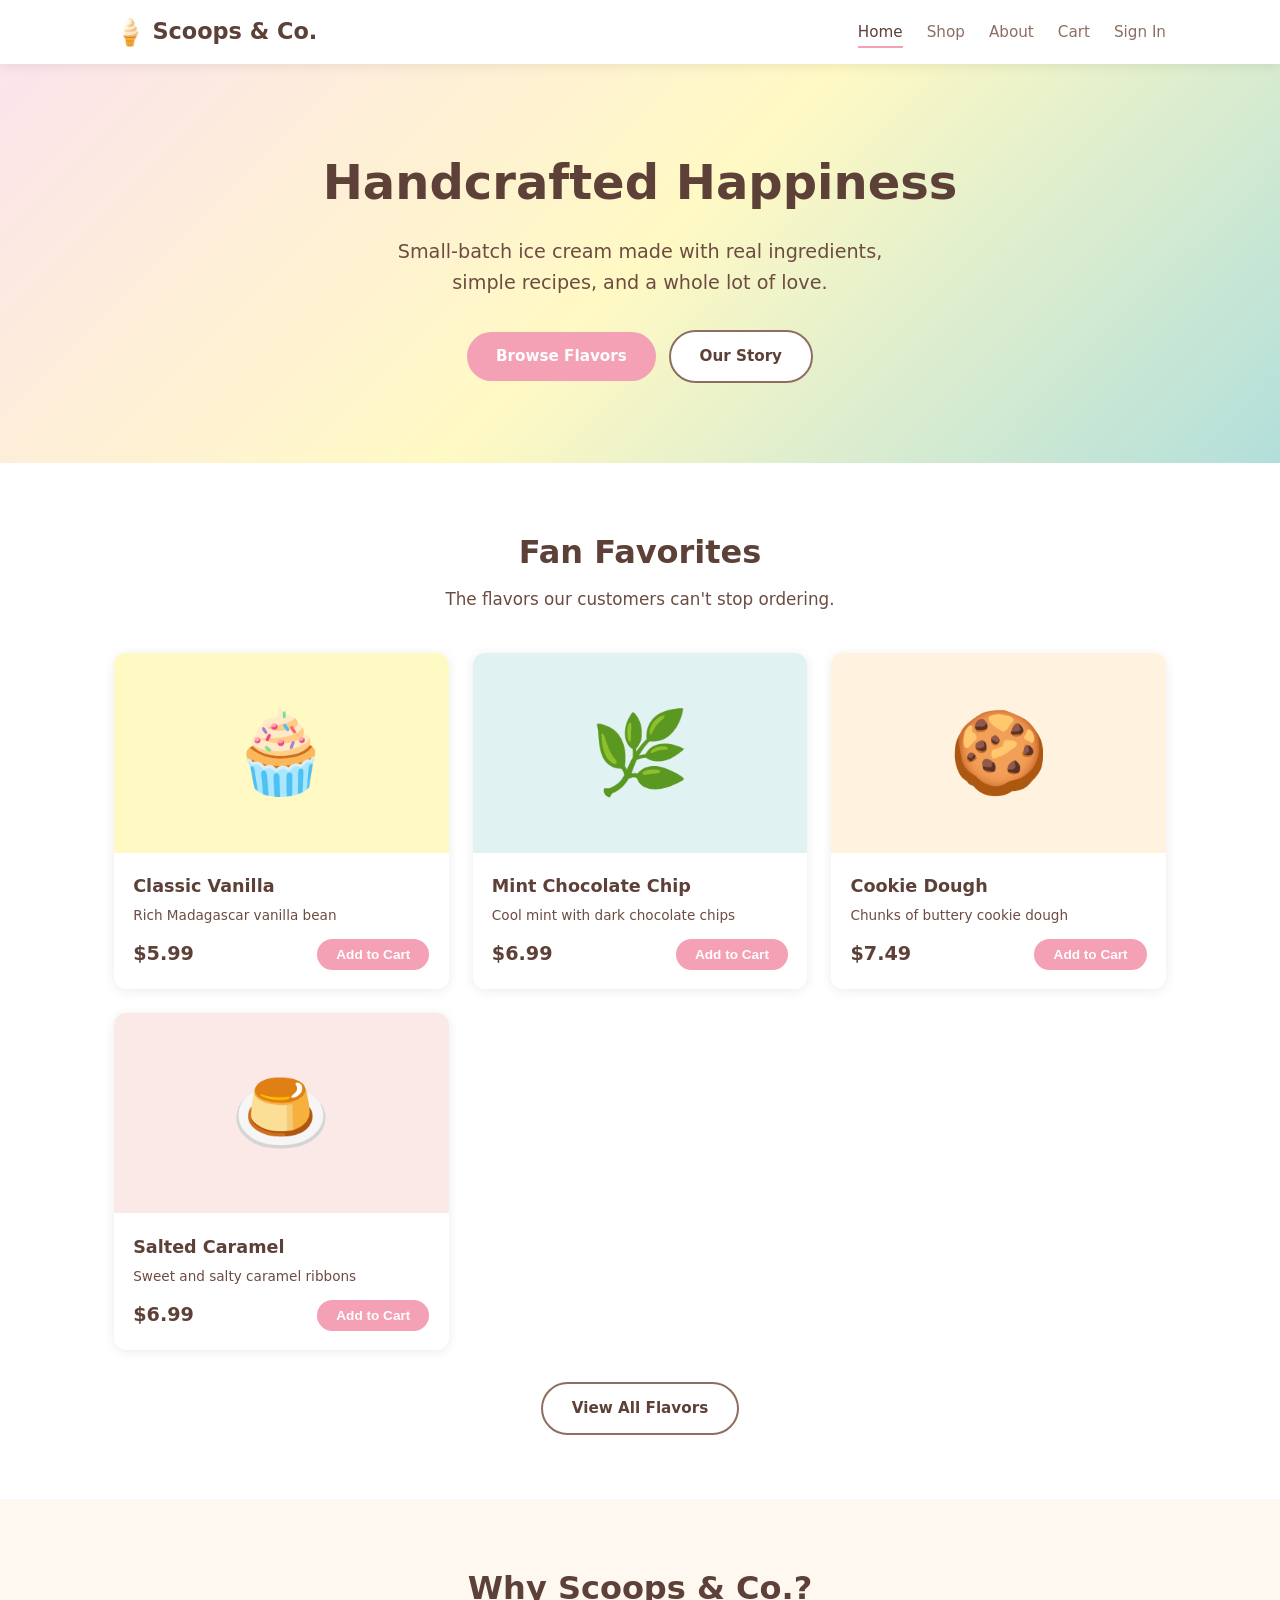
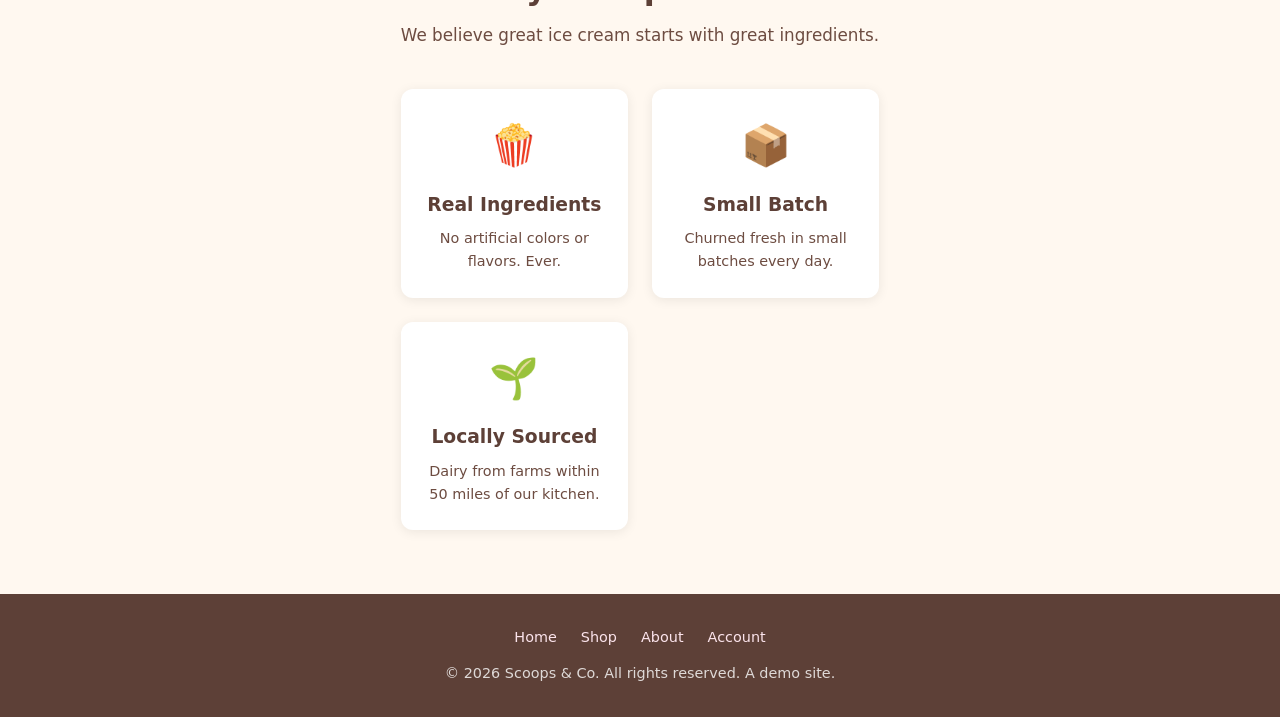
<file: index.html>
<!DOCTYPE html>
<html lang="en">
<head>
  <meta charset="UTF-8">
  <meta name="viewport" content="width=device-width, initial-scale=1.0">
  <title>Scoops & Co. - Handcrafted Ice Cream</title>
  <link rel="stylesheet" href="css/style.css">
</head>
<body>
  <header>
    <nav>
      <a href="index.html" class="logo"><span>&#127846;</span> Scoops &amp; Co.</a>
      <button class="nav-toggle" aria-label="Toggle menu">&#9776;</button>
      <ul class="nav-links">
        <li><a href="index.html" class="active">Home</a></li>
        <li><a href="shop.html">Shop</a></li>
        <li><a href="about.html">About</a></li>
        <li><a href="cart.html" class="cart-link">Cart <span class="cart-count"></span></a></li>
        <li><a href="login.html" class="auth-link">Sign In</a></li>
      </ul>
    </nav>
  </header>

  <section class="hero">
    <h1>Handcrafted Happiness</h1>
    <p>Small-batch ice cream made with real ingredients, simple recipes, and a whole lot of love.</p>
    <a href="shop.html" class="btn btn-primary">Browse Flavors</a>
    <a href="about.html" class="btn btn-secondary" style="margin-left: 0.5rem;">Our Story</a>
  </section>

  <section class="featured-flavors">
    <div class="section">
      <h2 class="section-title">Fan Favorites</h2>
      <p class="section-subtitle">The flavors our customers can't stop ordering.</p>
      <div class="product-grid" id="featured-grid"></div>
      <div style="text-align: center; margin-top: 2rem;">
        <a href="shop.html" class="btn btn-secondary">View All Flavors</a>
      </div>
    </div>
  </section>

  <section class="section" style="text-align: center;">
    <h2 class="section-title">Why Scoops & Co.?</h2>
    <p class="section-subtitle">We believe great ice cream starts with great ingredients.</p>
    <div class="values-grid">
      <div class="value-card">
        <div class="icon">&#127871;</div>
        <h3>Real Ingredients</h3>
        <p>No artificial colors or flavors. Ever.</p>
      </div>
      <div class="value-card">
        <div class="icon">&#128230;</div>
        <h3>Small Batch</h3>
        <p>Churned fresh in small batches every day.</p>
      </div>
      <div class="value-card">
        <div class="icon">&#127793;</div>
        <h3>Locally Sourced</h3>
        <p>Dairy from farms within 50 miles of our kitchen.</p>
      </div>
    </div>
  </section>

  <footer>
    <ul class="footer-links">
      <li><a href="index.html">Home</a></li>
      <li><a href="shop.html">Shop</a></li>
      <li><a href="about.html">About</a></li>
      <li><a href="login.html">Account</a></li>
    </ul>
    <p>&copy; 2026 Scoops &amp; Co. All rights reserved. A demo site.</p>
  </footer>

  <script src="js/app.js"></script>
  <script src="js/tracking.js"></script>
  <script
    src="https://embeddables.p.mbirdcdn.net/sdk/v0/bird-sdk.js"
    data-config-url="https://api.bird.com/workspaces/d9823d98-f98b-4c95-9e71-d9640c620d65/applications/c8b2d279-bd80-4b46-a5a7-1e5964c34867/signature/2024-06-17T17-12-51_27fb6117c2"
  ></script>
  <script>
    const featured = PRODUCTS.filter(p => ['vanilla', 'cookie-dough', 'salted-caramel', 'mint-chip'].includes(p.id));
    document.getElementById('featured-grid').innerHTML = featured.map(productCardHTML).join('');
  </script>
</body>
</html>
</file>
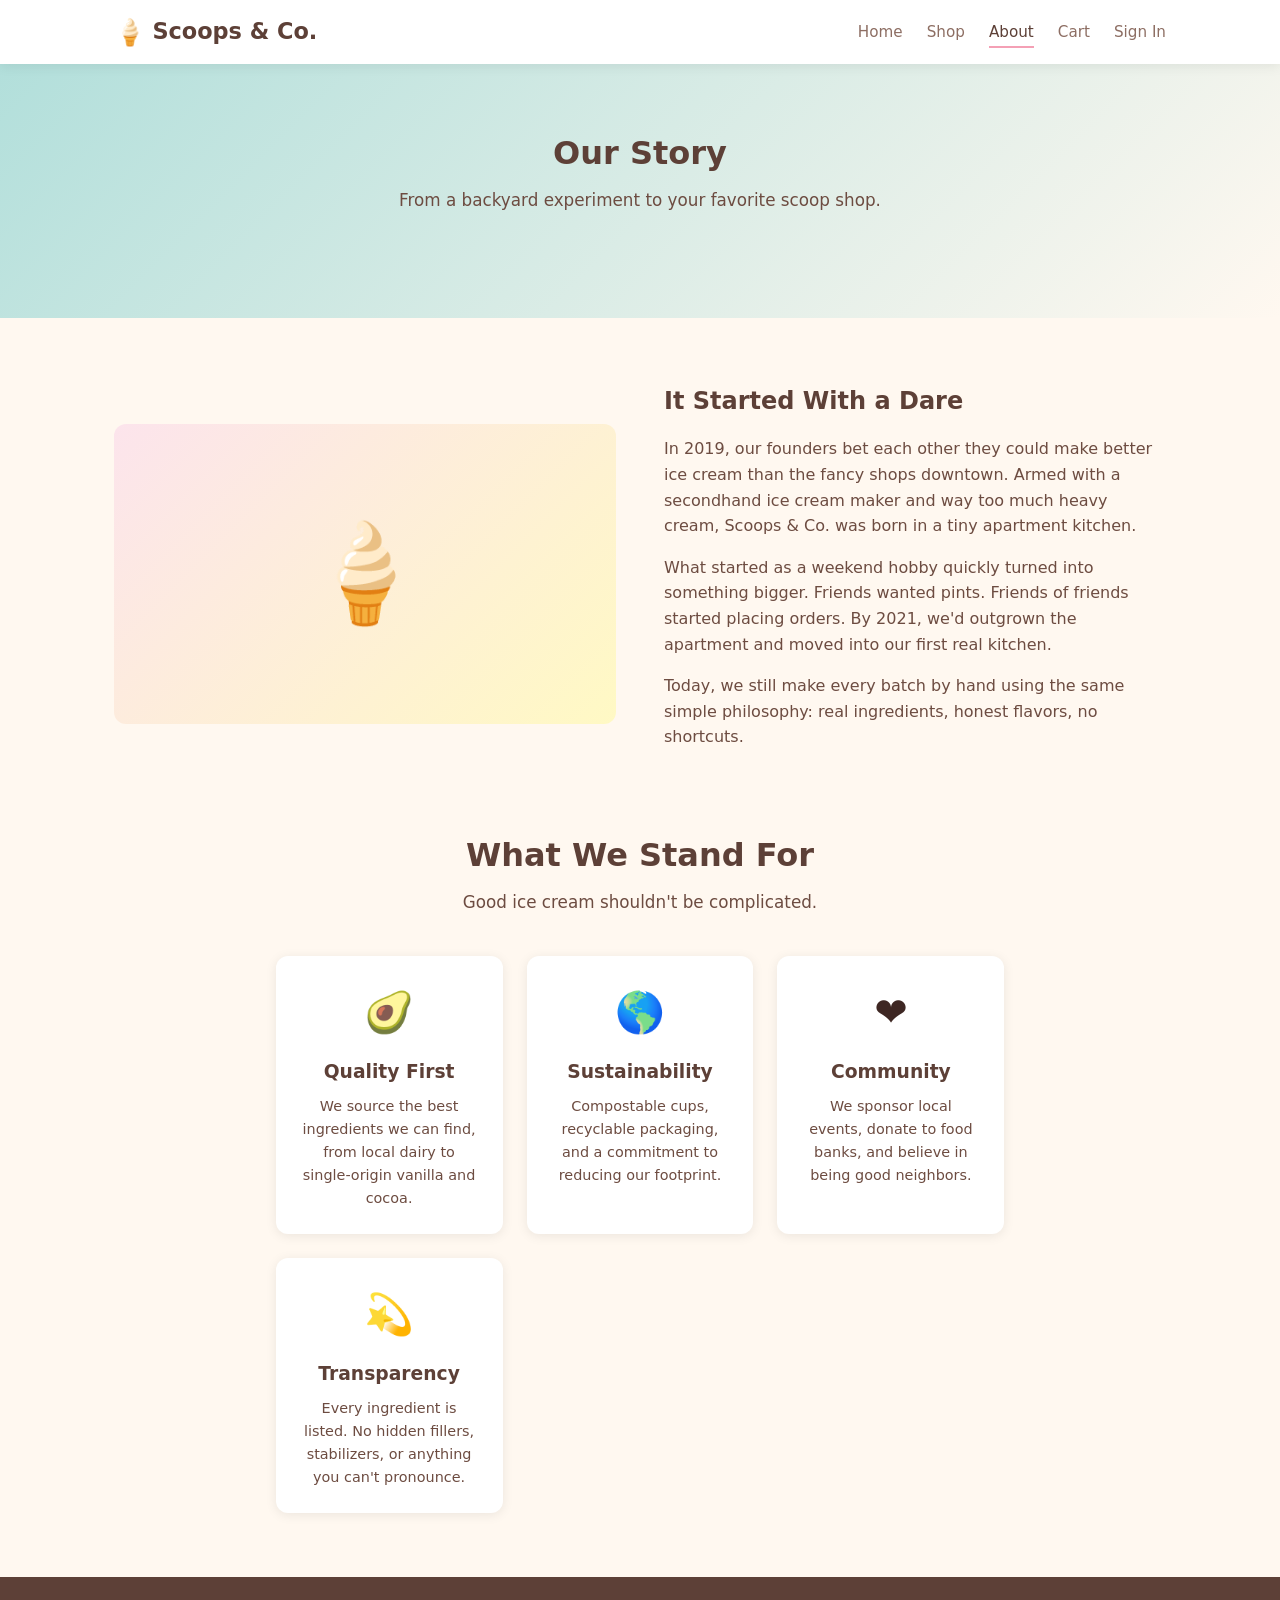
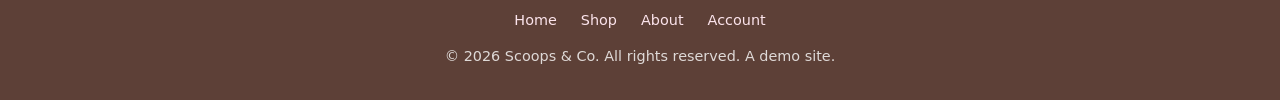
<file: about.html>
<!DOCTYPE html>
<html lang="en">
<head>
  <meta charset="UTF-8">
  <meta name="viewport" content="width=device-width, initial-scale=1.0">
  <title>About - Scoops & Co.</title>
  <link rel="stylesheet" href="css/style.css">
</head>
<body>
  <header>
    <nav>
      <a href="index.html" class="logo"><span>&#127846;</span> Scoops &amp; Co.</a>
      <button class="nav-toggle" aria-label="Toggle menu">&#9776;</button>
      <ul class="nav-links">
        <li><a href="index.html">Home</a></li>
        <li><a href="shop.html">Shop</a></li>
        <li><a href="about.html" class="active">About</a></li>
        <li><a href="cart.html" class="cart-link">Cart <span class="cart-count"></span></a></li>
        <li><a href="login.html" class="auth-link">Sign In</a></li>
      </ul>
    </nav>
  </header>

  <div class="about-hero">
    <h1 class="section-title">Our Story</h1>
    <p class="section-subtitle">From a backyard experiment to your favorite scoop shop.</p>
  </div>

  <section class="section">
    <div class="about-content">
      <div class="about-image">&#127846;</div>
      <div>
        <h2>It Started With a Dare</h2>
        <p>In 2019, our founders bet each other they could make better ice cream than the fancy shops downtown. Armed with a secondhand ice cream maker and way too much heavy cream, Scoops & Co. was born in a tiny apartment kitchen.</p>
        <p>What started as a weekend hobby quickly turned into something bigger. Friends wanted pints. Friends of friends started placing orders. By 2021, we'd outgrown the apartment and moved into our first real kitchen.</p>
        <p>Today, we still make every batch by hand using the same simple philosophy: real ingredients, honest flavors, no shortcuts.</p>
      </div>
    </div>
  </section>

  <section class="section" style="padding-top: 0;">
    <h2 class="section-title">What We Stand For</h2>
    <p class="section-subtitle">Good ice cream shouldn't be complicated.</p>
    <div class="values-grid">
      <div class="value-card">
        <div class="icon">&#129361;</div>
        <h3>Quality First</h3>
        <p>We source the best ingredients we can find, from local dairy to single-origin vanilla and cocoa.</p>
      </div>
      <div class="value-card">
        <div class="icon">&#127758;</div>
        <h3>Sustainability</h3>
        <p>Compostable cups, recyclable packaging, and a commitment to reducing our footprint.</p>
      </div>
      <div class="value-card">
        <div class="icon">&#10084;&#65039;</div>
        <h3>Community</h3>
        <p>We sponsor local events, donate to food banks, and believe in being good neighbors.</p>
      </div>
      <div class="value-card">
        <div class="icon">&#128171;</div>
        <h3>Transparency</h3>
        <p>Every ingredient is listed. No hidden fillers, stabilizers, or anything you can't pronounce.</p>
      </div>
    </div>
  </section>

  <footer>
    <ul class="footer-links">
      <li><a href="index.html">Home</a></li>
      <li><a href="shop.html">Shop</a></li>
      <li><a href="about.html">About</a></li>
      <li><a href="login.html">Account</a></li>
    </ul>
    <p>&copy; 2026 Scoops &amp; Co. All rights reserved. A demo site.</p>
  </footer>

  <script src="js/app.js"></script>
  <script src="js/tracking.js"></script>
  <script
    src="https://embeddables.p.mbirdcdn.net/sdk/v0/bird-sdk.js"
    data-config-url="https://api.bird.com/workspaces/d9823d98-f98b-4c95-9e71-d9640c620d65/applications/c8b2d279-bd80-4b46-a5a7-1e5964c34867/signature/2024-06-17T17-12-51_27fb6117c2"
  ></script>
</body>
</html>
</file>
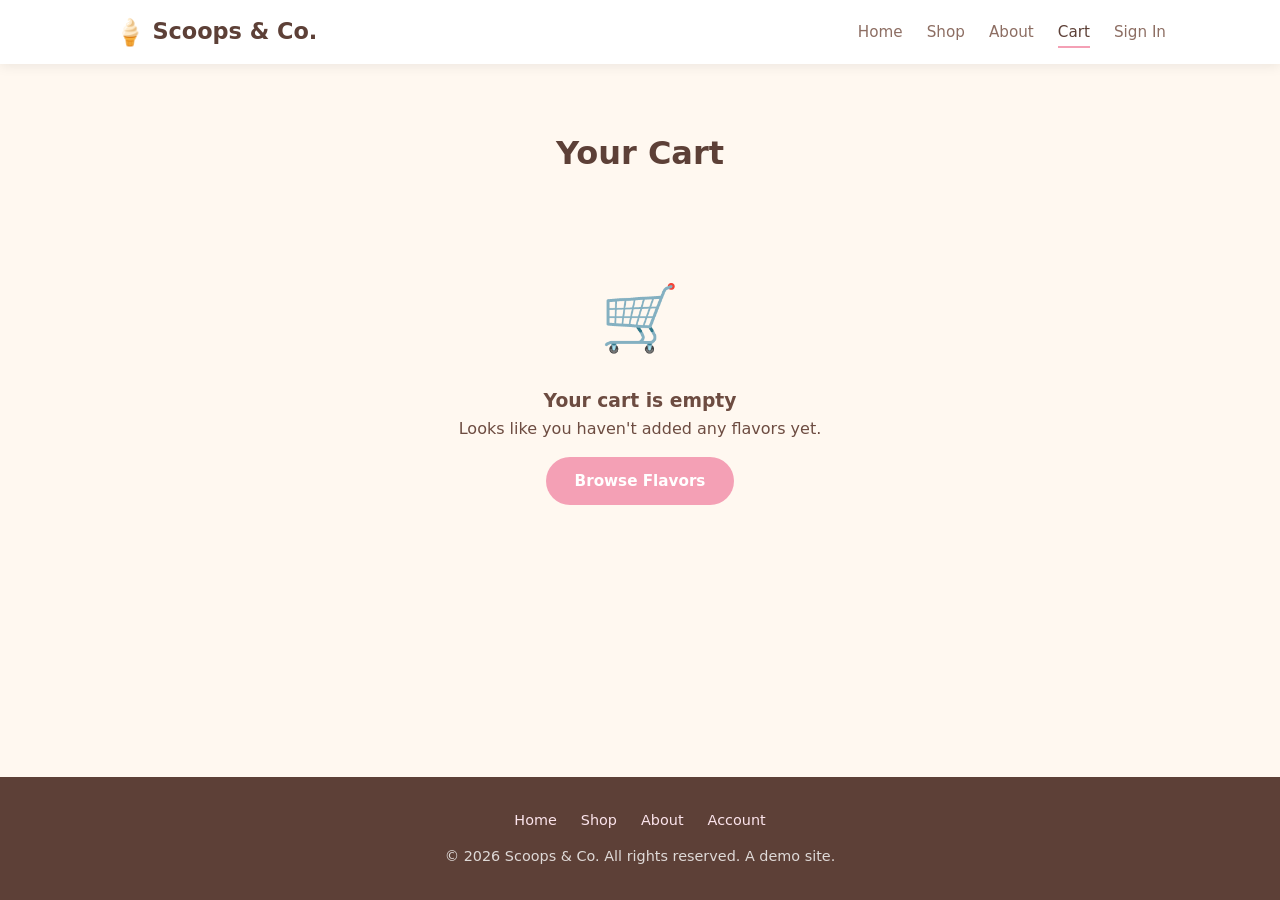
<file: cart.html>
<!DOCTYPE html>
<html lang="en">
<head>
  <meta charset="UTF-8">
  <meta name="viewport" content="width=device-width, initial-scale=1.0">
  <title>Cart - Scoops & Co.</title>
  <link rel="stylesheet" href="css/style.css">
</head>
<body>
  <header>
    <nav>
      <a href="index.html" class="logo"><span>&#127846;</span> Scoops &amp; Co.</a>
      <button class="nav-toggle" aria-label="Toggle menu">&#9776;</button>
      <ul class="nav-links">
        <li><a href="index.html">Home</a></li>
        <li><a href="shop.html">Shop</a></li>
        <li><a href="about.html">About</a></li>
        <li><a href="cart.html" class="cart-link active">Cart <span class="cart-count"></span></a></li>
        <li><a href="login.html" class="auth-link">Sign In</a></li>
      </ul>
    </nav>
  </header>

  <section class="section">
    <h2 class="section-title">Your Cart</h2>
    <p class="section-subtitle" id="cart-subtitle"></p>

    <div id="cart-content"></div>
  </section>

  <footer>
    <ul class="footer-links">
      <li><a href="index.html">Home</a></li>
      <li><a href="shop.html">Shop</a></li>
      <li><a href="about.html">About</a></li>
      <li><a href="login.html">Account</a></li>
    </ul>
    <p>&copy; 2026 Scoops &amp; Co. All rights reserved. A demo site.</p>
  </footer>

  <script src="js/app.js"></script>
  <script src="js/tracking.js"></script>
  <script
    src="https://embeddables.p.mbirdcdn.net/sdk/v0/bird-sdk.js"
    data-config-url="https://api.bird.com/workspaces/d9823d98-f98b-4c95-9e71-d9640c620d65/applications/c8b2d279-bd80-4b46-a5a7-1e5964c34867/signature/2024-06-17T17-12-51_27fb6117c2"
  ></script>
  <script>
    function renderCart() {
      const cart = getCart();
      const container = document.getElementById('cart-content');
      const subtitle = document.getElementById('cart-subtitle');

      if (cart.length === 0) {
        subtitle.textContent = '';
        container.innerHTML = `
          <div class="cart-empty">
            <div class="empty-icon">&#128722;</div>
            <h3>Your cart is empty</h3>
            <p>Looks like you haven't added any flavors yet.</p>
            <a href="shop.html" class="btn btn-primary" style="margin-top: 1rem;">Browse Flavors</a>
          </div>
        `;
        return;
      }

      const count = getCartItemCount();
      subtitle.textContent = `${count} item${count === 1 ? '' : 's'} in your cart.`;

      const itemsHTML = cart.map(item => `
        <div class="cart-item">
          <div class="item-icon">${item.emoji}</div>
          <div class="item-details">
            <h3>${item.name}</h3>
            <span class="item-price">$${item.price.toFixed(2)} each</span>
          </div>
          <div class="item-qty">
            <button onclick="updateQty('${item.id}', -1)" aria-label="Decrease quantity">&minus;</button>
            <span>${item.qty}</span>
            <button onclick="updateQty('${item.id}', 1)" aria-label="Increase quantity">+</button>
          </div>
          <div class="item-total">$${(item.price * item.qty).toFixed(2)}</div>
          <button class="item-remove" onclick="removeFromCart('${item.id}')" aria-label="Remove item">&times;</button>
        </div>
      `).join('');

      const subtotal = getCartTotal();
      const tax = subtotal * 0.08;
      const total = subtotal + tax;

      container.innerHTML = `
        <div class="cart-items">${itemsHTML}</div>
        <div class="cart-summary">
          <div class="summary-row"><span>Subtotal</span><span>$${subtotal.toFixed(2)}</span></div>
          <div class="summary-row"><span>Tax (8%)</span><span>$${tax.toFixed(2)}</span></div>
          <div class="summary-row total"><span>Total</span><span>$${total.toFixed(2)}</span></div>
          <a href="checkout.html" class="btn btn-primary" style="width: 100%; text-align: center; margin-top: 1rem;">Proceed to Checkout</a>
        </div>
      `;
    }

    renderCart();
  </script>
</body>
</html>
</file>
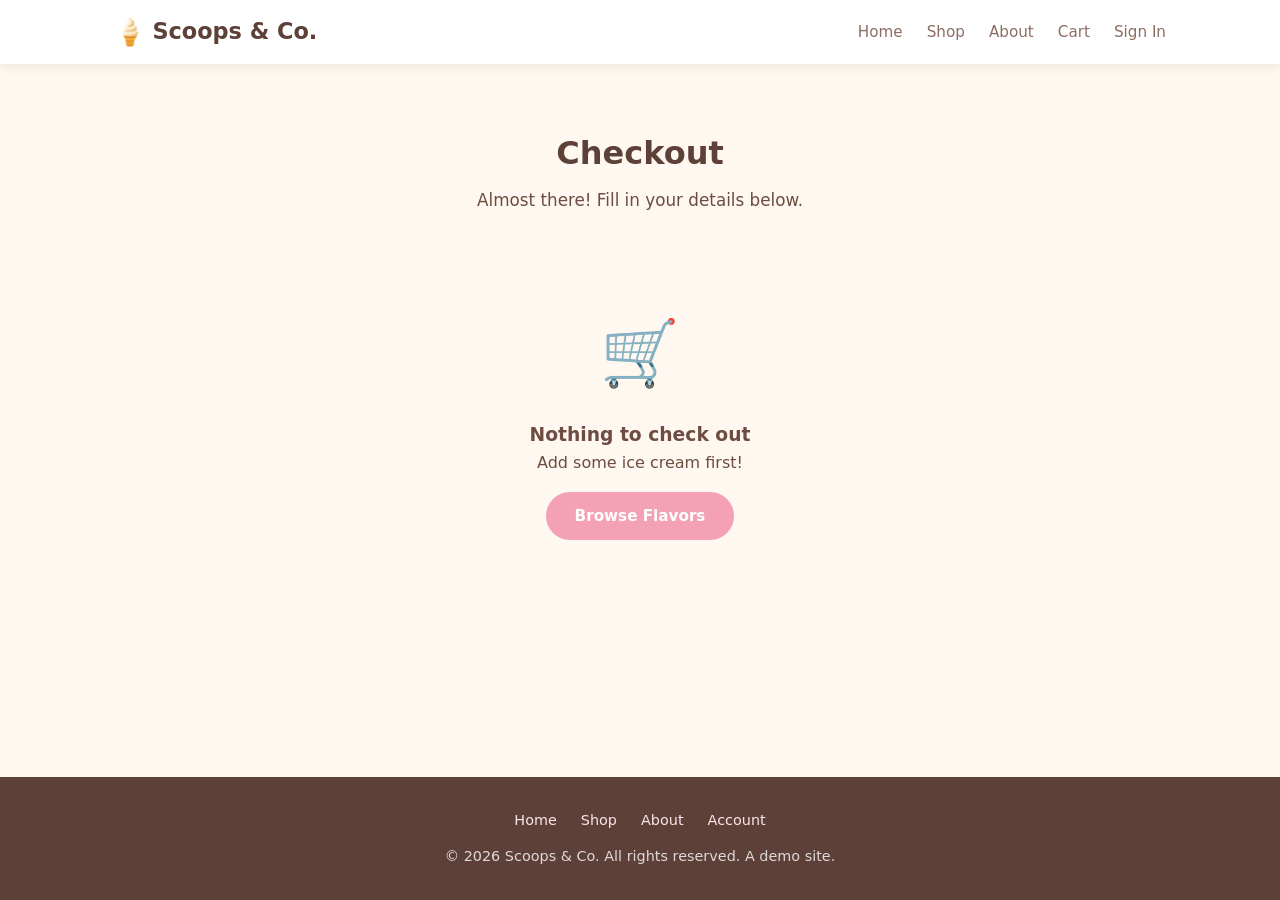
<file: checkout.html>
<!DOCTYPE html>
<html lang="en">
<head>
  <meta charset="UTF-8">
  <meta name="viewport" content="width=device-width, initial-scale=1.0">
  <title>Checkout - Scoops & Co.</title>
  <link rel="stylesheet" href="css/style.css">
</head>
<body>
  <header>
    <nav>
      <a href="index.html" class="logo"><span>&#127846;</span> Scoops &amp; Co.</a>
      <button class="nav-toggle" aria-label="Toggle menu">&#9776;</button>
      <ul class="nav-links">
        <li><a href="index.html">Home</a></li>
        <li><a href="shop.html">Shop</a></li>
        <li><a href="about.html">About</a></li>
        <li><a href="cart.html" class="cart-link">Cart <span class="cart-count"></span></a></li>
        <li><a href="login.html" class="auth-link">Sign In</a></li>
      </ul>
    </nav>
  </header>

  <section class="section">
    <h2 class="section-title">Checkout</h2>
    <p class="section-subtitle">Almost there! Fill in your details below.</p>

    <div id="checkout-content"></div>

    <div id="order-success" style="display: none; text-align: center; padding: 3rem 0;">
      <div style="font-size: 4rem; margin-bottom: 1rem;">&#127881;</div>
      <h2 style="color: var(--brown); margin-bottom: 0.5rem;">Order Placed!</h2>
      <p style="color: var(--text-light); margin-bottom: 1.5rem;">Thanks for your order. Your ice cream is on its way! (Not really, this is a demo.)</p>
      <a href="shop.html" class="btn btn-primary">Keep Shopping</a>
    </div>
  </section>

  <footer>
    <ul class="footer-links">
      <li><a href="index.html">Home</a></li>
      <li><a href="shop.html">Shop</a></li>
      <li><a href="about.html">About</a></li>
      <li><a href="login.html">Account</a></li>
    </ul>
    <p>&copy; 2026 Scoops &amp; Co. All rights reserved. A demo site.</p>
  </footer>

  <script src="js/app.js"></script>
  <script src="js/tracking.js"></script>
  <script
    src="https://embeddables.p.mbirdcdn.net/sdk/v0/bird-sdk.js"
    data-config-url="https://api.bird.com/workspaces/d9823d98-f98b-4c95-9e71-d9640c620d65/applications/c8b2d279-bd80-4b46-a5a7-1e5964c34867/signature/2024-06-17T17-12-51_27fb6117c2"
  ></script>
  <script>
    function renderCheckout() {
      const cart = getCart();
      const container = document.getElementById('checkout-content');

      if (cart.length === 0) {
        container.innerHTML = `
          <div class="cart-empty">
            <div class="empty-icon">&#128722;</div>
            <h3>Nothing to check out</h3>
            <p>Add some ice cream first!</p>
            <a href="shop.html" class="btn btn-primary" style="margin-top: 1rem;">Browse Flavors</a>
          </div>
        `;
        return;
      }

      const subtotal = getCartTotal();
      const tax = subtotal * 0.08;
      const shipping = 4.99;
      const total = subtotal + tax + shipping;

      const orderItems = cart.map(item =>
        `<div class="summary-row"><span>${item.emoji} ${item.name} x${item.qty}</span><span>$${(item.price * item.qty).toFixed(2)}</span></div>`
      ).join('');

      container.innerHTML = `
        <div class="checkout-grid">
          <div>
            <h3 style="color: var(--brown); margin-bottom: 1rem;">Shipping Information</h3>
            <form id="checkout-form" onsubmit="placeOrder(event)">
              <div class="form-row">
                <div class="form-group">
                  <label for="first-name">First Name</label>
                  <input type="text" id="first-name" required placeholder="Jane">
                </div>
                <div class="form-group">
                  <label for="last-name">Last Name</label>
                  <input type="text" id="last-name" required placeholder="Doe">
                </div>
              </div>
              <div class="form-group">
                <label for="email">Email</label>
                <input type="email" id="email" required placeholder="jane@example.com">
              </div>
              <div class="form-group">
                <label for="address">Address</label>
                <input type="text" id="address" required placeholder="123 Waffle Cone Lane">
              </div>
              <div class="form-row">
                <div class="form-group">
                  <label for="city">City</label>
                  <input type="text" id="city" required placeholder="Creamville">
                </div>
                <div class="form-group">
                  <label for="zip">ZIP Code</label>
                  <input type="text" id="zip" required placeholder="12345">
                </div>
              </div>

              <h3 style="color: var(--brown); margin: 1.5rem 0 1rem;">Payment</h3>
              <div class="form-group">
                <label for="card">Card Number</label>
                <input type="text" id="card" required placeholder="4242 4242 4242 4242" maxlength="19">
              </div>
              <div class="form-row">
                <div class="form-group">
                  <label for="expiry">Expiry</label>
                  <input type="text" id="expiry" required placeholder="MM/YY" maxlength="5">
                </div>
                <div class="form-group">
                  <label for="cvv">CVV</label>
                  <input type="text" id="cvv" required placeholder="123" maxlength="4">
                </div>
              </div>
              <button type="submit" class="btn btn-primary" style="width: 100%; text-align: center; margin-top: 0.5rem;">Place Order - $${total.toFixed(2)}</button>
            </form>
          </div>

          <div>
            <div class="cart-summary">
              <h3 style="color: var(--brown); margin-bottom: 1rem;">Order Summary</h3>
              ${orderItems}
              <div class="summary-row" style="margin-top: 0.8rem;"><span>Subtotal</span><span>$${subtotal.toFixed(2)}</span></div>
              <div class="summary-row"><span>Tax (8%)</span><span>$${tax.toFixed(2)}</span></div>
              <div class="summary-row"><span>Shipping</span><span>$${shipping.toFixed(2)}</span></div>
              <div class="summary-row total"><span>Total</span><span>$${total.toFixed(2)}</span></div>
            </div>
          </div>
        </div>
      `;
    }

    function placeOrder(e) {
      e.preventDefault();
      clearCart();
      document.getElementById('checkout-content').style.display = 'none';
      document.getElementById('order-success').style.display = 'block';
    }

    renderCheckout();
  </script>
</body>
</html>
</file>
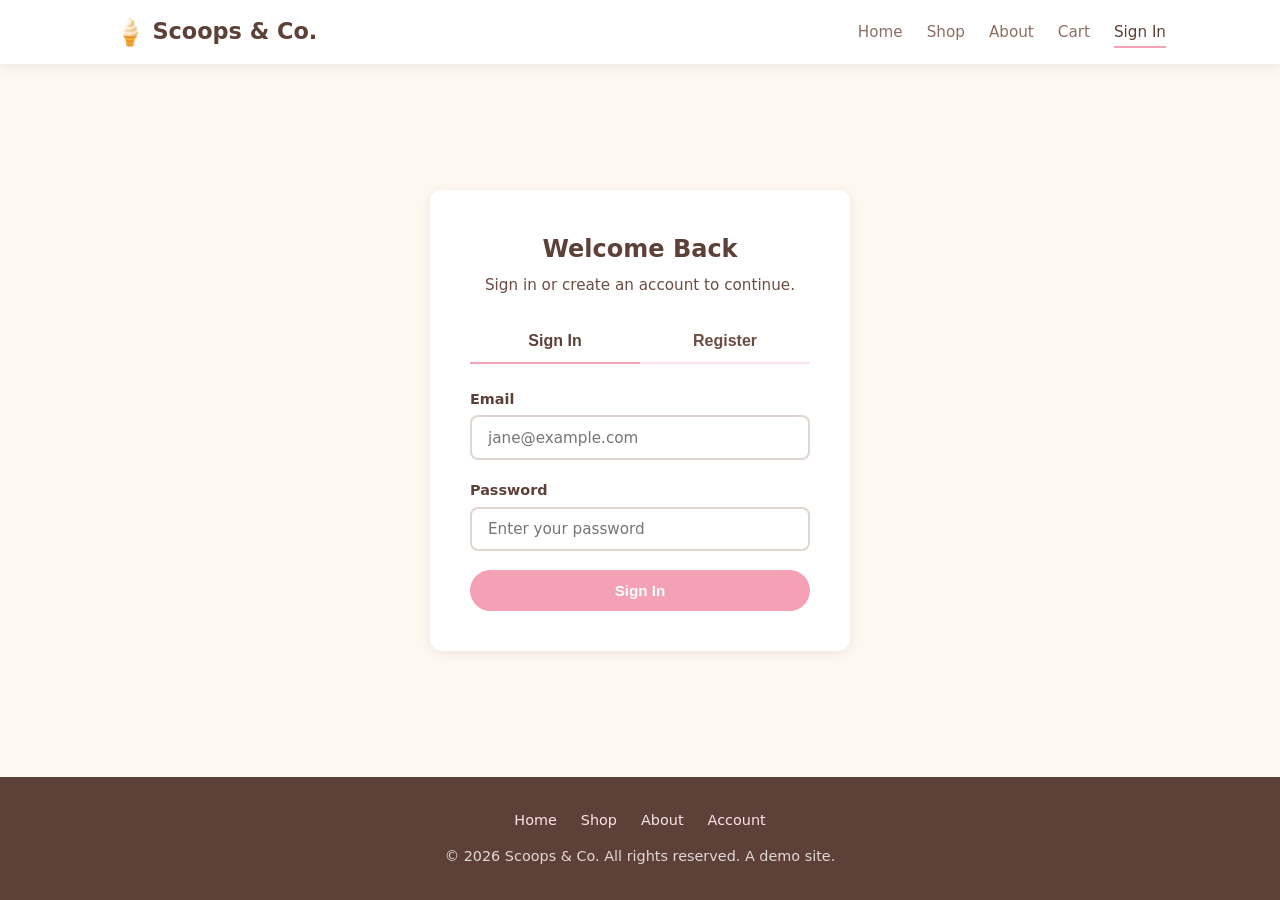
<file: login.html>
<!DOCTYPE html>
<html lang="en">
<head>
  <meta charset="UTF-8">
  <meta name="viewport" content="width=device-width, initial-scale=1.0">
  <title>Sign In - Scoops & Co.</title>
  <link rel="stylesheet" href="css/style.css">
</head>
<body>
  <header>
    <nav>
      <a href="index.html" class="logo"><span>&#127846;</span> Scoops &amp; Co.</a>
      <button class="nav-toggle" aria-label="Toggle menu">&#9776;</button>
      <ul class="nav-links">
        <li><a href="index.html">Home</a></li>
        <li><a href="shop.html">Shop</a></li>
        <li><a href="about.html">About</a></li>
        <li><a href="cart.html" class="cart-link">Cart <span class="cart-count"></span></a></li>
        <li><a href="login.html" class="auth-link active">Sign In</a></li>
      </ul>
    </nav>
  </header>

  <div class="auth-page">
    <div class="auth-card">
      <h2>Welcome Back</h2>
      <p class="auth-subtitle">Sign in or create an account to continue.</p>

      <div class="auth-tabs">
        <button class="active" onclick="switchTab('login')">Sign In</button>
        <button onclick="switchTab('register')">Register</button>
      </div>

      <!-- Login Form -->
      <form class="auth-form active" id="login-form" onsubmit="handleLogin(event)">
        <div class="form-group">
          <label for="login-email">Email</label>
          <input type="email" id="login-email" required placeholder="jane@example.com">
        </div>
        <div class="form-group">
          <label for="login-password">Password</label>
          <input type="password" id="login-password" required placeholder="Enter your password">
        </div>
        <button type="submit" class="btn btn-primary" style="width: 100%; text-align: center;">Sign In</button>
      </form>

      <!-- Register Form -->
      <form class="auth-form" id="register-form" onsubmit="handleRegister(event)">
        <div class="form-row">
          <div class="form-group">
            <label for="reg-first">First Name</label>
            <input type="text" id="reg-first" required placeholder="Jane">
          </div>
          <div class="form-group">
            <label for="reg-last">Last Name</label>
            <input type="text" id="reg-last" required placeholder="Doe">
          </div>
        </div>
        <div class="form-group">
          <label for="reg-email">Email</label>
          <input type="email" id="reg-email" required placeholder="jane@example.com">
        </div>
        <div class="form-group">
          <label for="reg-password">Password</label>
          <input type="password" id="reg-password" required placeholder="Create a password" minlength="6">
        </div>
        <button type="submit" class="btn btn-primary" style="width: 100%; text-align: center;">Create Account</button>
      </form>

      <!-- Success State -->
      <div class="auth-success" id="auth-success">
        <div class="success-icon">&#127846;</div>
        <h3 id="success-heading">Welcome!</h3>
        <p id="success-message">You're all set.</p>
        <a href="shop.html" class="btn btn-primary">Start Shopping</a>
      </div>
    </div>
  </div>

  <footer>
    <ul class="footer-links">
      <li><a href="index.html">Home</a></li>
      <li><a href="shop.html">Shop</a></li>
      <li><a href="about.html">About</a></li>
      <li><a href="login.html">Account</a></li>
    </ul>
    <p>&copy; 2026 Scoops &amp; Co. All rights reserved. A demo site.</p>
  </footer>

  <script src="js/app.js"></script>
  <script src="js/tracking.js"></script>
  <script
    src="https://embeddables.p.mbirdcdn.net/sdk/v0/bird-sdk.js"
    data-config-url="https://api.bird.com/workspaces/d9823d98-f98b-4c95-9e71-d9640c620d65/applications/c8b2d279-bd80-4b46-a5a7-1e5964c34867/signature/2024-06-17T17-12-51_27fb6117c2"
  ></script>
  <script>
    function switchTab(tab) {
      document.querySelectorAll('.auth-tabs button').forEach((btn, i) => {
        btn.classList.toggle('active', (tab === 'login' && i === 0) || (tab === 'register' && i === 1));
      });
      document.getElementById('login-form').classList.toggle('active', tab === 'login');
      document.getElementById('register-form').classList.toggle('active', tab === 'register');
    }

    function showSuccess(heading, message, user) {
      setUser(user);
      document.getElementById('login-form').style.display = 'none';
      document.getElementById('register-form').style.display = 'none';
      document.querySelector('.auth-tabs').style.display = 'none';
      document.getElementById('success-heading').textContent = heading;
      document.getElementById('success-message').textContent = message;
      document.getElementById('auth-success').style.display = 'block';
    }

    function handleLogin(e) {
      e.preventDefault();
      const email = document.getElementById('login-email').value;
      showSuccess(
        'Welcome back!',
        `Signed in as ${email}`,
        { email }
      );
    }

    function handleRegister(e) {
      e.preventDefault();
      const first = document.getElementById('reg-first').value;
      const last = document.getElementById('reg-last').value;
      const email = document.getElementById('reg-email').value;
      showSuccess(
        `Welcome, ${first}!`,
        'Your account has been created.',
        { email, firstName: first, lastName: last }
      );
    }

    // If already logged in, redirect
    if (getUser()) {
      window.location.href = 'shop.html';
    }
  </script>
</body>
</html>
</file>
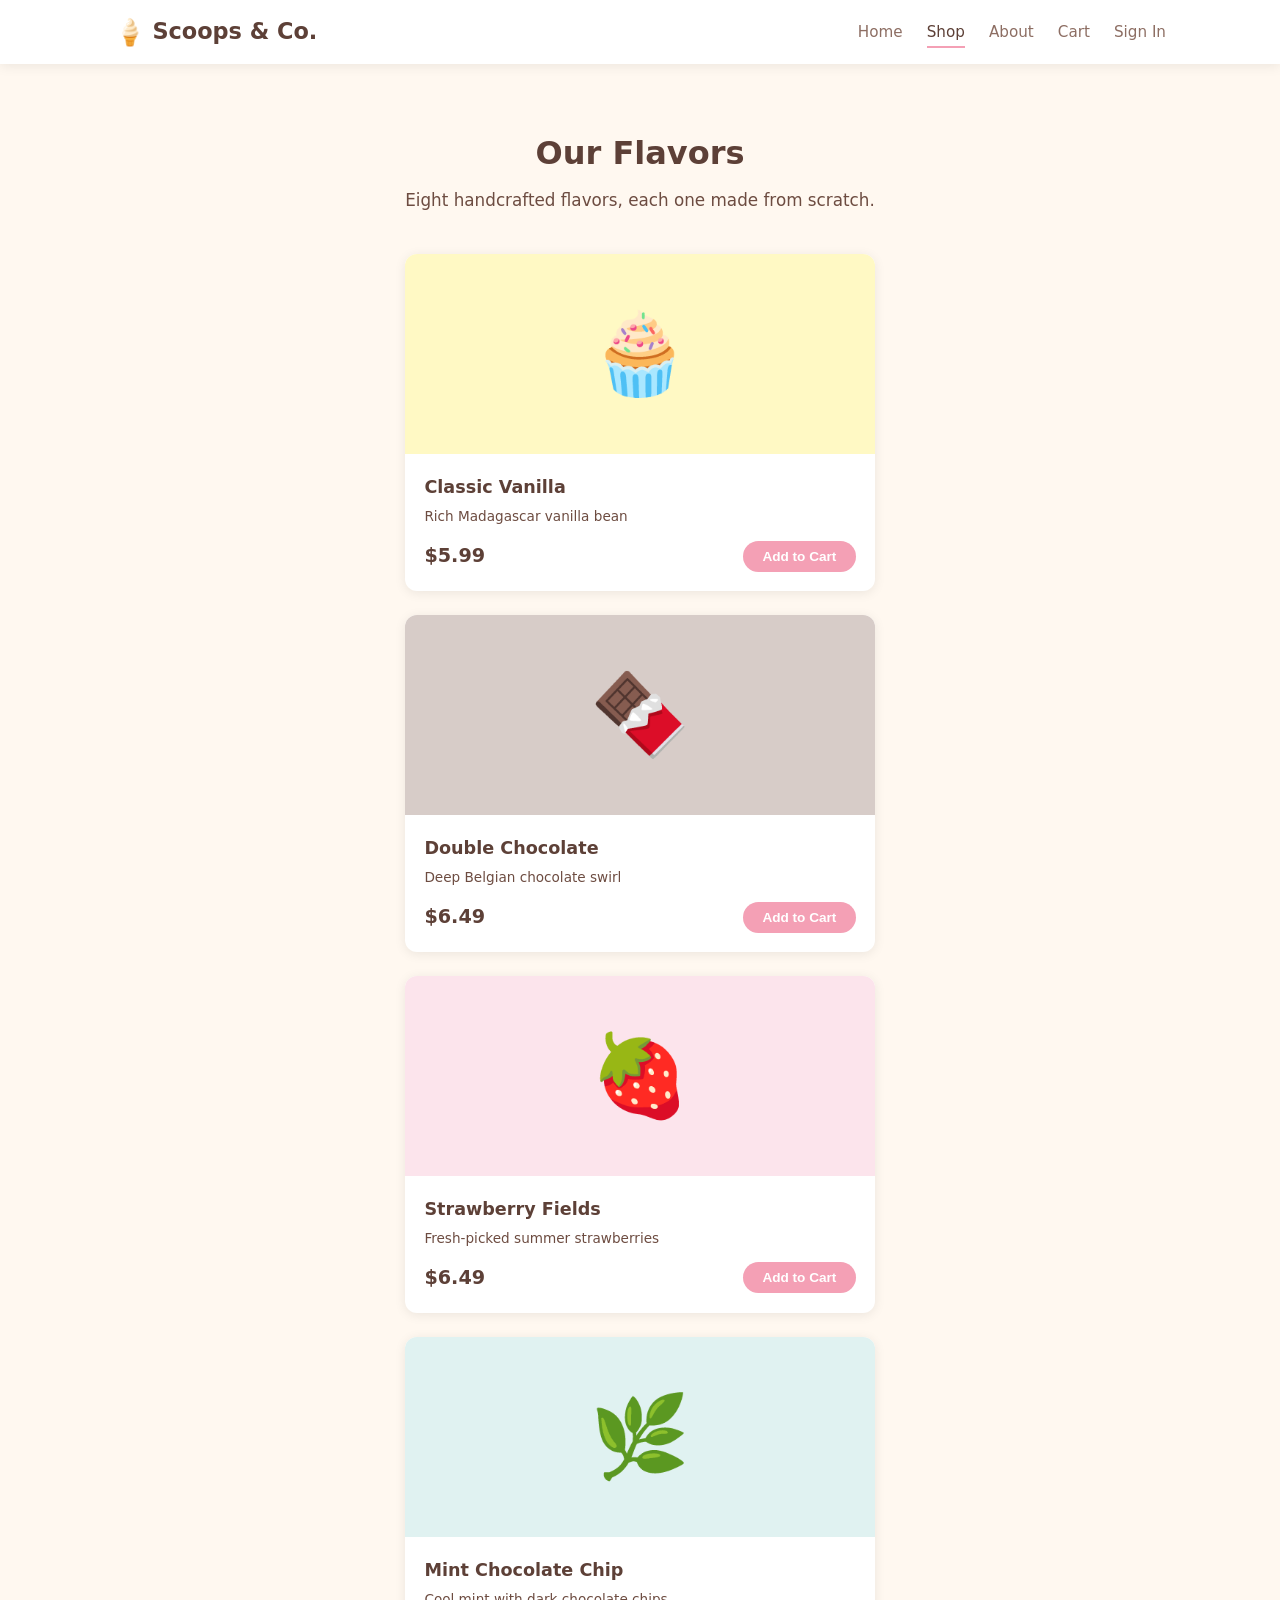
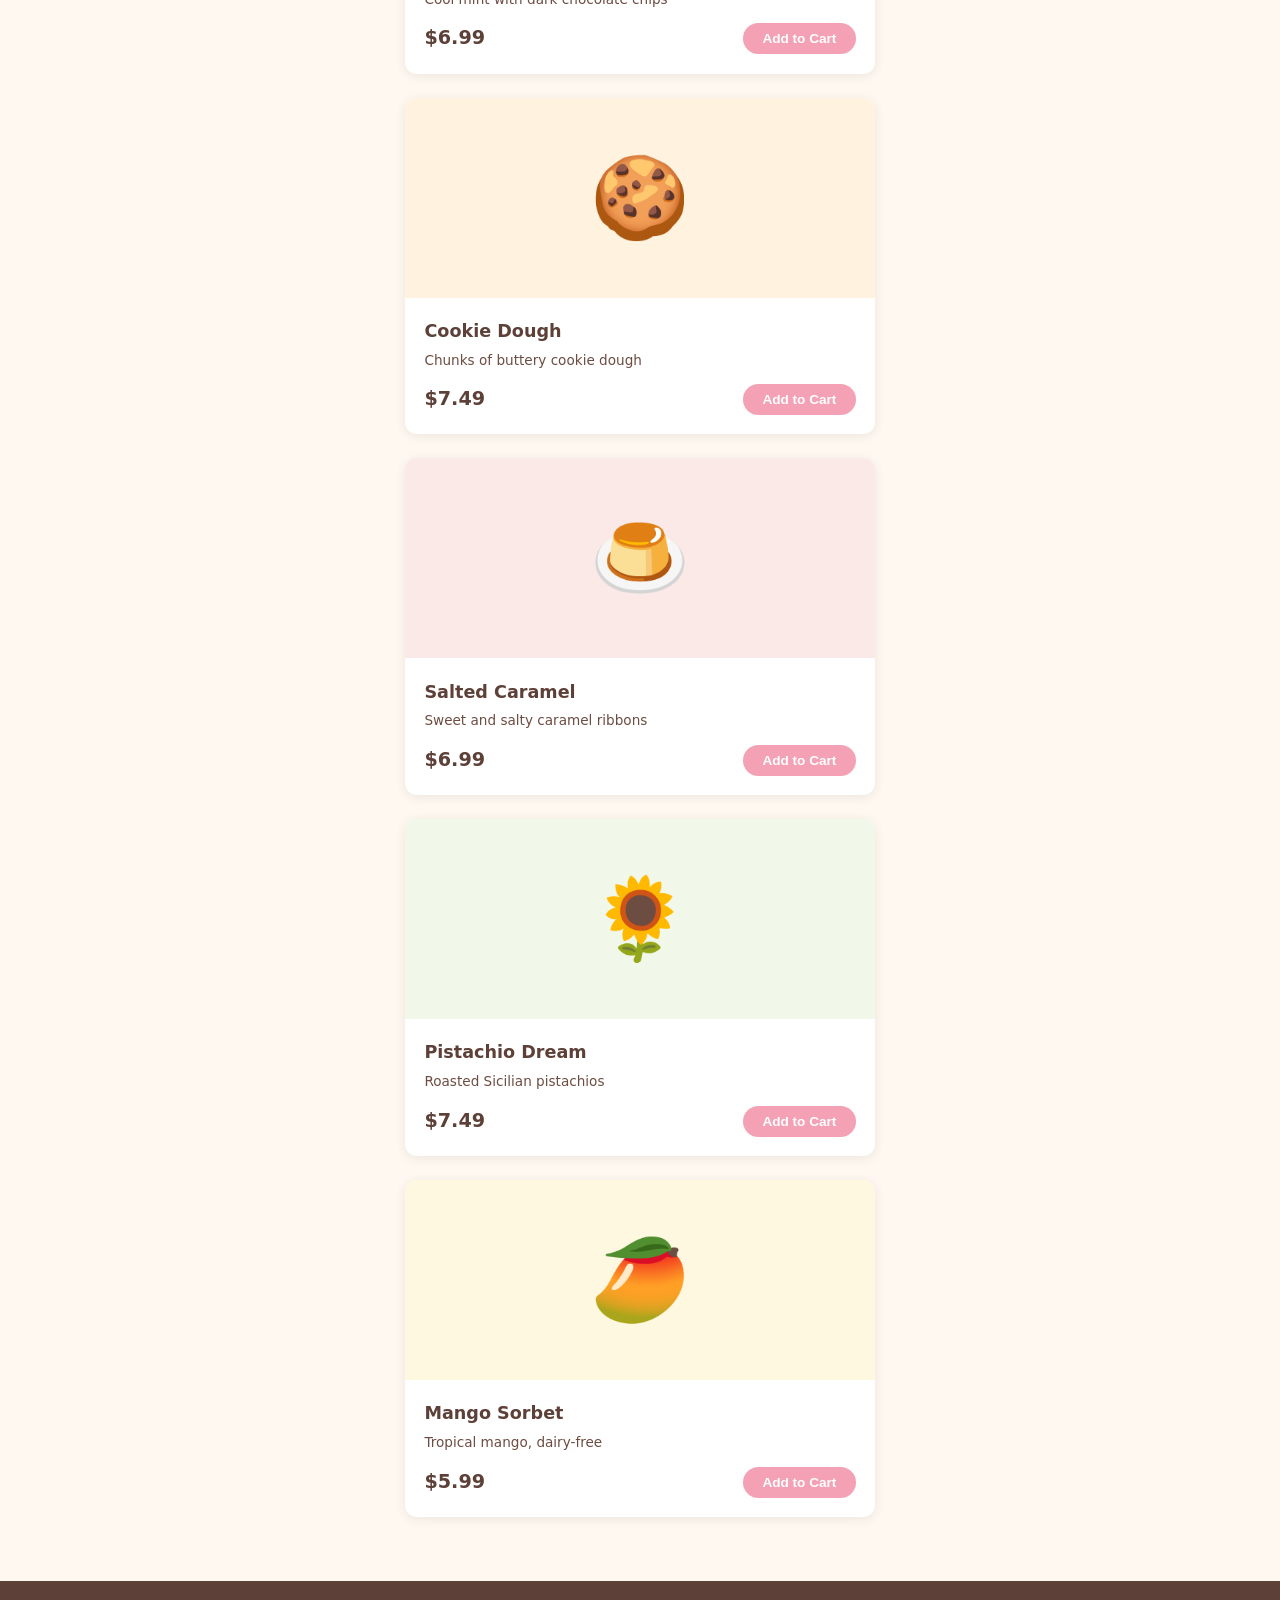
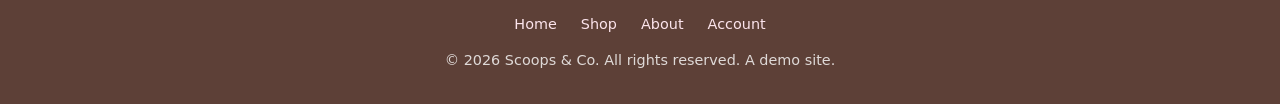
<file: shop.html>
<!DOCTYPE html>
<html lang="en">
<head>
  <meta charset="UTF-8">
  <meta name="viewport" content="width=device-width, initial-scale=1.0">
  <title>Shop - Scoops & Co.</title>
  <link rel="stylesheet" href="css/style.css">
</head>
<body>
  <header>
    <nav>
      <a href="index.html" class="logo"><span>&#127846;</span> Scoops &amp; Co.</a>
      <button class="nav-toggle" aria-label="Toggle menu">&#9776;</button>
      <ul class="nav-links">
        <li><a href="index.html">Home</a></li>
        <li><a href="shop.html" class="active">Shop</a></li>
        <li><a href="about.html">About</a></li>
        <li><a href="cart.html" class="cart-link">Cart <span class="cart-count"></span></a></li>
        <li><a href="login.html" class="auth-link">Sign In</a></li>
      </ul>
    </nav>
  </header>

  <section class="section">
    <h2 class="section-title">Our Flavors</h2>
    <p class="section-subtitle">Eight handcrafted flavors, each one made from scratch.</p>
    <div class="product-grid" id="all-products"></div>
  </section>

  <footer>
    <ul class="footer-links">
      <li><a href="index.html">Home</a></li>
      <li><a href="shop.html">Shop</a></li>
      <li><a href="about.html">About</a></li>
      <li><a href="login.html">Account</a></li>
    </ul>
    <p>&copy; 2026 Scoops &amp; Co. All rights reserved. A demo site.</p>
  </footer>

  <script src="js/app.js"></script>
  <script src="js/tracking.js"></script>
  <script
    src="https://embeddables.p.mbirdcdn.net/sdk/v0/bird-sdk.js"
    data-config-url="https://api.bird.com/workspaces/d9823d98-f98b-4c95-9e71-d9640c620d65/applications/c8b2d279-bd80-4b46-a5a7-1e5964c34867/signature/2024-06-17T17-12-51_27fb6117c2"
  ></script>
  <script>
    document.getElementById('all-products').innerHTML = PRODUCTS.map(productCardHTML).join('');
  </script>
</body>
</html>
</file>
<file: css/style.css>
/* ── Reset & Base ── */
*, *::before, *::after { box-sizing: border-box; margin: 0; padding: 0; }

:root {
  --pink: #f4a0b5;
  --pink-light: #fce4ec;
  --cream: #fff8f0;
  --brown: #5d4037;
  --brown-light: #8d6e63;
  --mint: #b2dfdb;
  --vanilla: #fff9c4;
  --chocolate: #4e342e;
  --text: #3e2723;
  --text-light: #6d4c41;
  --white: #ffffff;
  --shadow: 0 2px 12px rgba(0,0,0,0.08);
  --shadow-hover: 0 4px 20px rgba(0,0,0,0.12);
  --radius: 12px;
  --max-width: 1100px;
}

html { scroll-behavior: smooth; }

body {
  font-family: 'Segoe UI', system-ui, -apple-system, sans-serif;
  background: var(--cream);
  color: var(--text);
  line-height: 1.6;
  min-height: 100vh;
  display: flex;
  flex-direction: column;
}

a { color: var(--brown-light); text-decoration: none; transition: color 0.2s; }
a:hover { color: var(--brown); }

img { max-width: 100%; display: block; }

/* ── Header / Nav ── */
header {
  background: var(--white);
  box-shadow: var(--shadow);
  position: sticky;
  top: 0;
  z-index: 100;
}

nav {
  max-width: var(--max-width);
  margin: 0 auto;
  padding: 0 1.5rem;
  display: flex;
  align-items: center;
  justify-content: space-between;
  height: 64px;
}

.logo {
  font-size: 1.4rem;
  font-weight: 700;
  color: var(--brown);
  display: flex;
  align-items: center;
  gap: 0.4rem;
}

.logo span { font-size: 1.6rem; }

.nav-links {
  display: flex;
  align-items: center;
  gap: 1.5rem;
  list-style: none;
}

.nav-links a {
  font-weight: 500;
  font-size: 0.95rem;
  padding: 0.3rem 0;
  border-bottom: 2px solid transparent;
  transition: border-color 0.2s, color 0.2s;
}

.nav-links a:hover,
.nav-links a.active {
  color: var(--brown);
  border-bottom-color: var(--pink);
}

.nav-links .cart-link {
  position: relative;
}

.cart-count {
  position: absolute;
  top: -8px;
  right: -12px;
  background: var(--pink);
  color: var(--white);
  font-size: 0.7rem;
  font-weight: 700;
  width: 18px;
  height: 18px;
  border-radius: 50%;
  display: flex;
  align-items: center;
  justify-content: center;
}

.cart-count:empty { display: none; }

/* ── Mobile nav ── */
.nav-toggle {
  display: none;
  background: none;
  border: none;
  font-size: 1.5rem;
  cursor: pointer;
  color: var(--brown);
}

@media (max-width: 700px) {
  .nav-toggle { display: block; }
  .nav-links {
    display: none;
    position: absolute;
    top: 64px;
    left: 0;
    right: 0;
    background: var(--white);
    flex-direction: column;
    padding: 1rem 1.5rem;
    box-shadow: var(--shadow);
    gap: 0.8rem;
  }
  .nav-links.open { display: flex; }
}

/* ── Hero ── */
.hero {
  background: linear-gradient(135deg, var(--pink-light) 0%, var(--vanilla) 50%, var(--mint) 100%);
  padding: 5rem 1.5rem;
  text-align: center;
}

.hero h1 {
  font-size: 3rem;
  color: var(--brown);
  margin-bottom: 1rem;
}

.hero p {
  font-size: 1.2rem;
  color: var(--text-light);
  max-width: 550px;
  margin: 0 auto 2rem;
}

/* ── Buttons ── */
.btn {
  display: inline-block;
  padding: 0.75rem 1.8rem;
  border-radius: 50px;
  font-weight: 600;
  font-size: 0.95rem;
  border: none;
  cursor: pointer;
  transition: transform 0.15s, box-shadow 0.2s, background 0.2s;
}

.btn:hover {
  transform: translateY(-1px);
  box-shadow: var(--shadow-hover);
}

.btn-primary {
  background: var(--pink);
  color: var(--white);
}

.btn-primary:hover {
  background: #e8899f;
  color: var(--white);
}

.btn-secondary {
  background: var(--white);
  color: var(--brown);
  border: 2px solid var(--brown-light);
}

.btn-secondary:hover { background: var(--pink-light); }

.btn-small {
  padding: 0.5rem 1.2rem;
  font-size: 0.85rem;
}

/* ── Sections ── */
.section {
  max-width: var(--max-width);
  margin: 0 auto;
  padding: 4rem 1.5rem;
}

.section-title {
  text-align: center;
  font-size: 2rem;
  color: var(--brown);
  margin-bottom: 0.5rem;
}

.section-subtitle {
  text-align: center;
  color: var(--text-light);
  margin-bottom: 2.5rem;
  font-size: 1.05rem;
}

/* ── Product Grid ── */
.product-grid {
  display: grid;
  grid-template-columns: repeat(auto-fill, minmax(260px, 1fr));
  gap: 1.5rem;
}

.product-card {
  background: var(--white);
  border-radius: var(--radius);
  overflow: hidden;
  box-shadow: var(--shadow);
  transition: transform 0.2s, box-shadow 0.2s;
}

.product-card:hover {
  transform: translateY(-4px);
  box-shadow: var(--shadow-hover);
}

.product-image {
  height: 200px;
  display: flex;
  align-items: center;
  justify-content: center;
  font-size: 5rem;
}

.product-info {
  padding: 1.2rem;
}

.product-info h3 {
  font-size: 1.1rem;
  margin-bottom: 0.3rem;
  color: var(--brown);
}

.product-info .description {
  font-size: 0.85rem;
  color: var(--text-light);
  margin-bottom: 0.8rem;
}

.product-info .price-row {
  display: flex;
  align-items: center;
  justify-content: space-between;
}

.product-info .price {
  font-size: 1.2rem;
  font-weight: 700;
  color: var(--brown);
}

/* ── Featured (home page) ── */
.featured-flavors {
  background: var(--white);
}

/* ── About page ── */
.about-hero {
  background: linear-gradient(135deg, var(--mint) 0%, var(--cream) 100%);
  padding: 4rem 1.5rem;
  text-align: center;
}

.about-content {
  display: grid;
  grid-template-columns: 1fr 1fr;
  gap: 3rem;
  align-items: center;
}

@media (max-width: 700px) {
  .about-content { grid-template-columns: 1fr; }
}

.about-content .about-image {
  background: linear-gradient(135deg, var(--pink-light), var(--vanilla));
  border-radius: var(--radius);
  height: 300px;
  display: flex;
  align-items: center;
  justify-content: center;
  font-size: 6rem;
}

.about-content h2 {
  color: var(--brown);
  margin-bottom: 1rem;
}

.about-content p {
  color: var(--text-light);
  margin-bottom: 1rem;
}

.values-grid {
  display: grid;
  grid-template-columns: repeat(auto-fill, minmax(220px, 1fr));
  gap: 1.5rem;
  margin-top: 2rem;
}

.value-card {
  background: var(--white);
  border-radius: var(--radius);
  padding: 1.5rem;
  text-align: center;
  box-shadow: var(--shadow);
}

.value-card .icon { font-size: 2.5rem; margin-bottom: 0.8rem; }
.value-card h3 { color: var(--brown); margin-bottom: 0.5rem; }
.value-card p { font-size: 0.9rem; color: var(--text-light); }

/* ── Cart ── */
.cart-items { margin-bottom: 2rem; }

.cart-item {
  display: flex;
  align-items: center;
  gap: 1.2rem;
  background: var(--white);
  border-radius: var(--radius);
  padding: 1rem 1.5rem;
  margin-bottom: 0.8rem;
  box-shadow: var(--shadow);
}

.cart-item .item-icon { font-size: 2.5rem; }

.cart-item .item-details { flex: 1; }
.cart-item .item-details h3 { font-size: 1rem; color: var(--brown); }
.cart-item .item-details .item-price { color: var(--text-light); font-size: 0.9rem; }

.cart-item .item-qty {
  display: flex;
  align-items: center;
  gap: 0.6rem;
}

.cart-item .item-qty button {
  width: 28px;
  height: 28px;
  border-radius: 50%;
  border: 1px solid var(--brown-light);
  background: var(--white);
  cursor: pointer;
  font-size: 1rem;
  display: flex;
  align-items: center;
  justify-content: center;
  transition: background 0.15s;
}

.cart-item .item-qty button:hover { background: var(--pink-light); }

.cart-item .item-total {
  font-weight: 700;
  color: var(--brown);
  min-width: 60px;
  text-align: right;
}

.cart-item .item-remove {
  background: none;
  border: none;
  color: var(--text-light);
  cursor: pointer;
  font-size: 1.2rem;
  padding: 0.2rem;
  transition: color 0.15s;
}

.cart-item .item-remove:hover { color: #c62828; }

.cart-summary {
  background: var(--white);
  border-radius: var(--radius);
  padding: 1.5rem;
  box-shadow: var(--shadow);
  max-width: 400px;
  margin-left: auto;
}

.cart-summary .summary-row {
  display: flex;
  justify-content: space-between;
  margin-bottom: 0.6rem;
  color: var(--text-light);
}

.cart-summary .summary-row.total {
  font-size: 1.2rem;
  font-weight: 700;
  color: var(--brown);
  border-top: 2px solid var(--pink-light);
  padding-top: 0.8rem;
  margin-top: 0.8rem;
}

.cart-empty {
  text-align: center;
  padding: 3rem;
  color: var(--text-light);
}

.cart-empty .empty-icon { font-size: 4rem; margin-bottom: 1rem; }

/* ── Checkout ── */
.checkout-grid {
  display: grid;
  grid-template-columns: 1.2fr 0.8fr;
  gap: 2rem;
  align-items: start;
}

@media (max-width: 700px) {
  .checkout-grid { grid-template-columns: 1fr; }
}

.form-group { margin-bottom: 1.2rem; }

.form-group label {
  display: block;
  font-weight: 600;
  font-size: 0.9rem;
  color: var(--brown);
  margin-bottom: 0.3rem;
}

.form-group input,
.form-group select {
  width: 100%;
  padding: 0.7rem 1rem;
  border: 2px solid #e0d6cf;
  border-radius: 8px;
  font-size: 0.95rem;
  font-family: inherit;
  transition: border-color 0.2s;
  background: var(--white);
}

.form-group input:focus,
.form-group select:focus {
  outline: none;
  border-color: var(--pink);
}

.form-row {
  display: grid;
  grid-template-columns: 1fr 1fr;
  gap: 1rem;
}

/* ── Login / Register ── */
.auth-page {
  display: flex;
  align-items: center;
  justify-content: center;
  flex: 1;
  padding: 2rem 1.5rem;
}

.auth-card {
  background: var(--white);
  border-radius: var(--radius);
  box-shadow: var(--shadow);
  padding: 2.5rem;
  width: 100%;
  max-width: 420px;
}

.auth-card h2 {
  text-align: center;
  color: var(--brown);
  margin-bottom: 0.3rem;
}

.auth-card .auth-subtitle {
  text-align: center;
  color: var(--text-light);
  margin-bottom: 1.5rem;
  font-size: 0.95rem;
}

.auth-tabs {
  display: flex;
  margin-bottom: 1.5rem;
  border-bottom: 2px solid var(--pink-light);
}

.auth-tabs button {
  flex: 1;
  padding: 0.7rem;
  border: none;
  background: none;
  font-size: 1rem;
  font-weight: 600;
  color: var(--text-light);
  cursor: pointer;
  border-bottom: 2px solid transparent;
  margin-bottom: -2px;
  transition: color 0.2s, border-color 0.2s;
}

.auth-tabs button.active {
  color: var(--brown);
  border-bottom-color: var(--pink);
}

.auth-form { display: none; }
.auth-form.active { display: block; }

.auth-success {
  display: none;
  text-align: center;
  padding: 2rem 0;
}

.auth-success .success-icon { font-size: 3rem; margin-bottom: 1rem; }
.auth-success h3 { color: var(--brown); margin-bottom: 0.5rem; }
.auth-success p { color: var(--text-light); margin-bottom: 1.5rem; }

/* ── Toast notifications ── */
.toast {
  position: fixed;
  bottom: 2rem;
  right: 2rem;
  background: var(--brown);
  color: var(--white);
  padding: 0.8rem 1.5rem;
  border-radius: 8px;
  font-size: 0.9rem;
  font-weight: 500;
  box-shadow: var(--shadow-hover);
  transform: translateY(100px);
  opacity: 0;
  transition: transform 0.3s, opacity 0.3s;
  z-index: 200;
}

.toast.show {
  transform: translateY(0);
  opacity: 1;
}

/* ── Footer ── */
footer {
  background: var(--brown);
  color: rgba(255,255,255,0.8);
  text-align: center;
  padding: 2rem 1.5rem;
  margin-top: auto;
  font-size: 0.9rem;
}

footer a { color: var(--pink-light); }
footer a:hover { color: var(--white); }

.footer-links {
  display: flex;
  justify-content: center;
  gap: 1.5rem;
  margin-bottom: 0.8rem;
  list-style: none;
}
</file>
